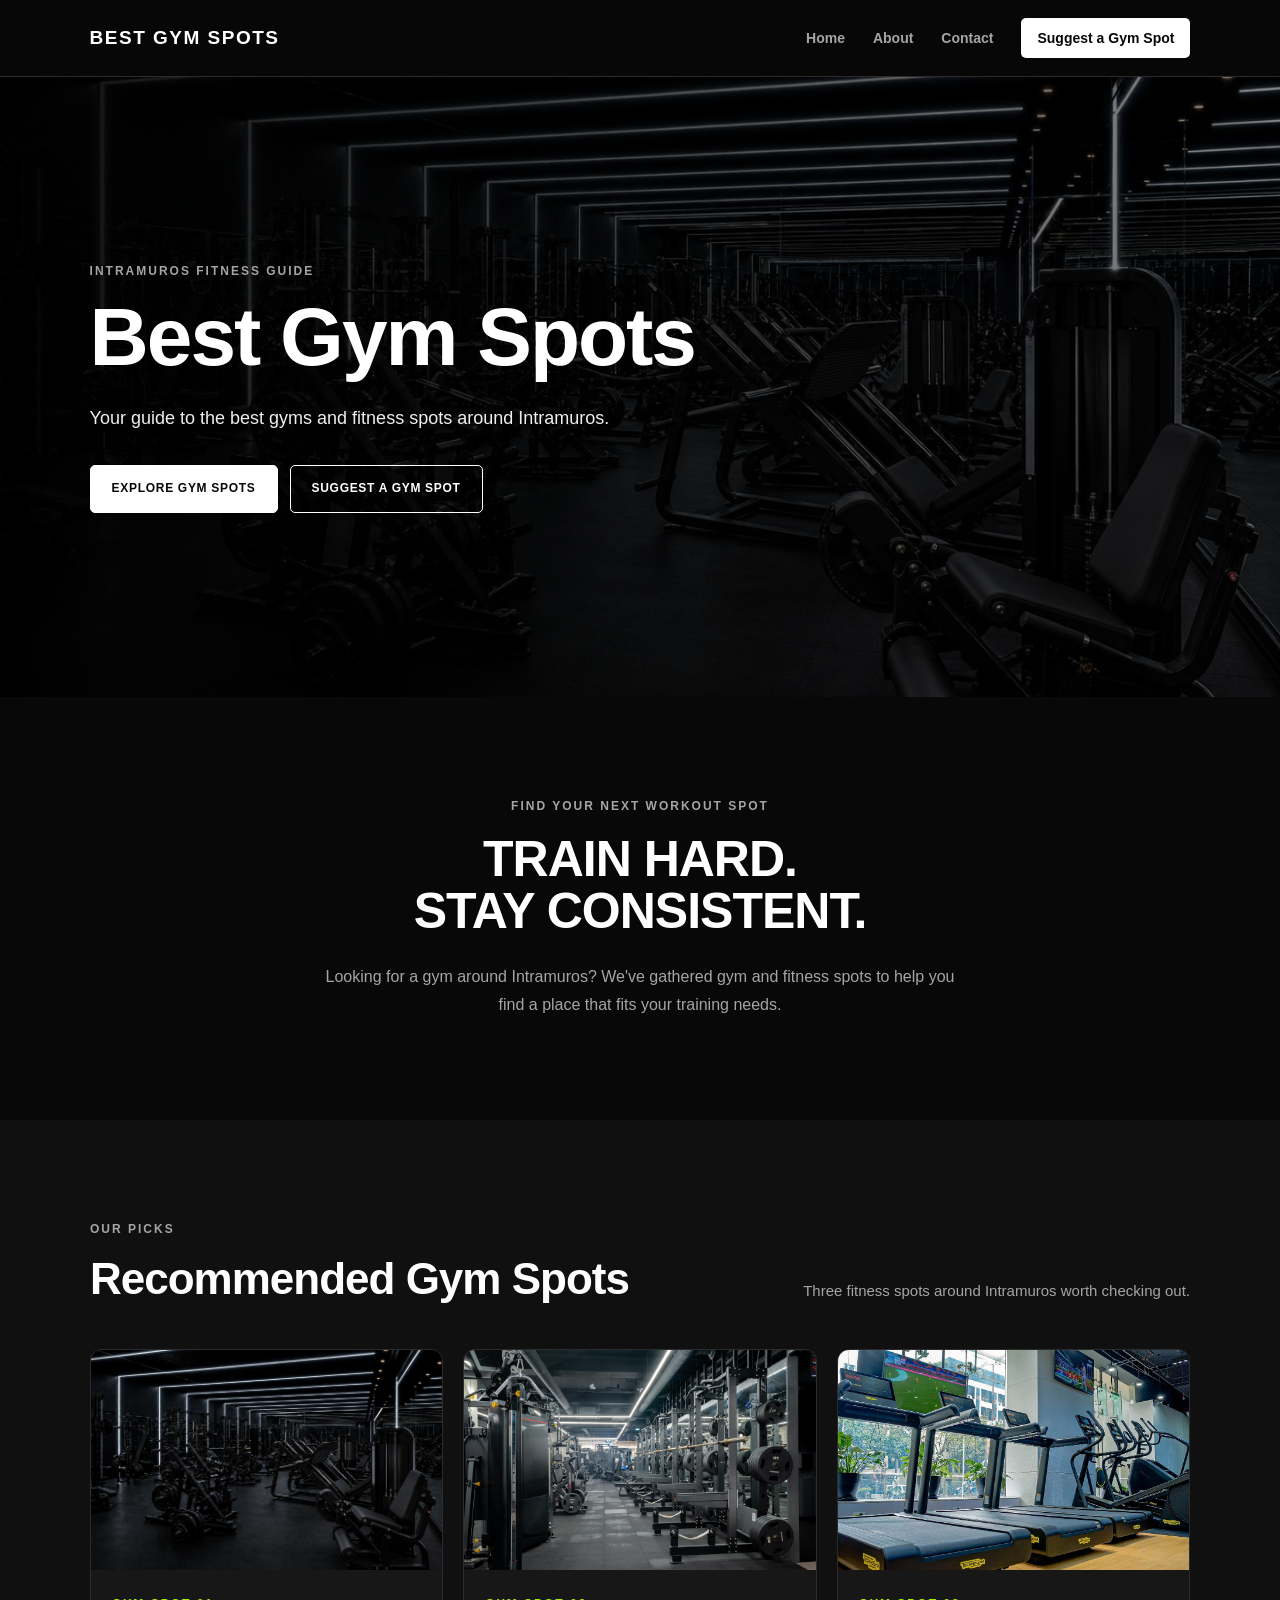
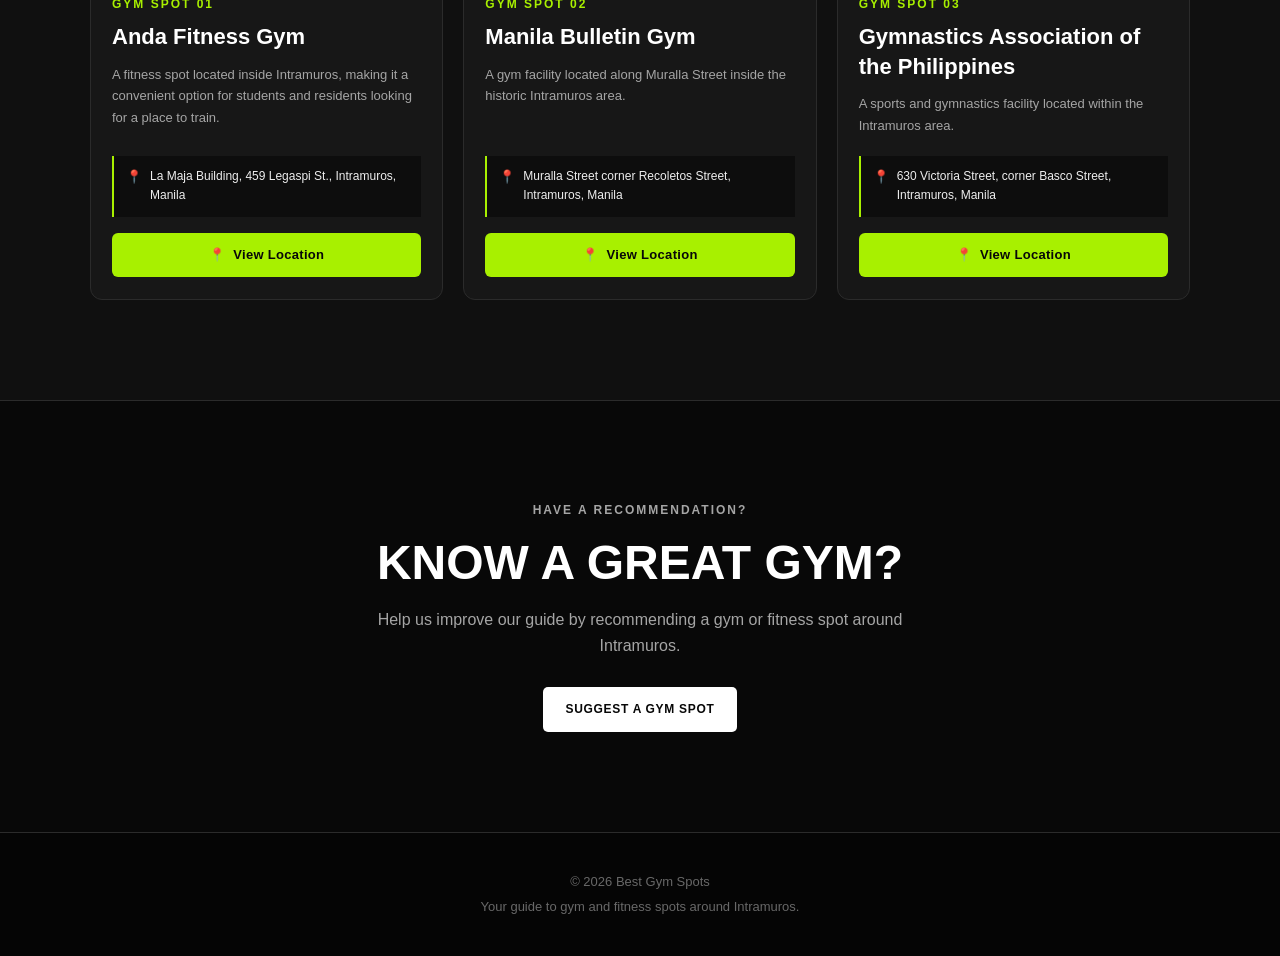
<file: index.html>
<!DOCTYPE html>
<html lang="en">

<head>
    <meta charset="UTF-8">
    <meta name="viewport" content="width=device-width, initial-scale=1.0">

    <title>Best Gym Spots | Intramuros</title>

    <link rel="stylesheet" href="style.css?v=5">
</head>

<body>

    <!-- HEADER -->
    <header>

        <div class="logo">
            BEST GYM SPOTS
        </div>

        <nav>
            <ul>

                <li>
                    <a href="index.html">Home</a>
                </li>

                <li>
                    <a href="about.html">About</a>
                </li>

                <li>
                    <a href="contact.html">Contact</a>
                </li>

                <li>
                    <a href="suggest-place.html" class="suggest-button">
                        Suggest a Gym Spot
                    </a>
                </li>

            </ul>
        </nav>

    </header>


    <!-- HERO -->
    <section class="hero">

        <div class="hero-content">

            <p class="hero-label">
                INTRAMUROS FITNESS GUIDE
            </p>

            <h1>
                Best <span>Gym Spots</span>
            </h1>

            <p class="hero-description">
                Your guide to the best gyms and fitness
                spots around Intramuros.
            </p>

            <div class="hero-buttons">

                <a href="#gym-spots" class="hero-button">
                    EXPLORE GYM SPOTS
                </a>

                <a href="suggest-place.html" class="hero-button hero-order">
                    SUGGEST A GYM SPOT
                </a>

            </div>

        </div>

    </section>


    <!-- INTRO -->
    <section class="intro">

        <div class="intro-content">

            <p class="section-label">
                FIND YOUR NEXT WORKOUT SPOT
            </p>

            <h2>
                TRAIN HARD.<br>
                STAY CONSISTENT.
            </h2>

            <p>
                Looking for a gym around Intramuros?
                We've gathered gym and fitness spots
                to help you find a place that fits
                your training needs.
            </p>

        </div>

    </section>


    <!-- GYM SPOTS -->
    <section class="gym-section" id="gym-spots">

        <div class="section-title">

            <div>

                <p class="section-label">
                    OUR PICKS
                </p>

                <h2>
                    Recommended Gym Spots
                </h2>

            </div>

            <p>
                Three fitness spots around Intramuros
                worth checking out.
            </p>

        </div>


        <div class="gym-cards">


            <!-- GYM SPOT 1 -->
            <article class="place-card">

                <div class="gym-image">

                    <img
                        src="gym1.jpg"
                        alt="Anda Fitness Gym"
                    >

                </div>

                <div class="gym-content">

                    <p class="gym-number">
                        GYM SPOT 01
                    </p>

                    <h3>
                        Anda Fitness Gym
                    </h3>

                    <p>
                        A fitness spot located inside
                        Intramuros, making it a convenient
                        option for students and residents
                        looking for a place to train.
                    </p>

                    <div class="location-box">

                        <span class="location-icon">
                            📍
                        </span>

                        <span>
                            La Maja Building, 459 Legaspi St.,
                            Intramuros, Manila
                        </span>

                    </div>

                    <a
                        href="https://www.google.com/maps/search/?api=1&query=La+Maja+Building+459+Legaspi+St+Intramuros+Manila"
                        target="_blank"
                        rel="noopener noreferrer"
                        class="location-button"
                    >
                        <span>📍</span>
                        View Location
                    </a>

                </div>

            </article>


            <!-- GYM SPOT 2 -->
            <article class="place-card">

                <div class="gym-image">

                    <img
                        src="gym2.jpg"
                        alt="Manila Bulletin Gym"
                    >

                </div>

                <div class="gym-content">

                    <p class="gym-number">
                        GYM SPOT 02
                    </p>

                    <h3>
                        Manila Bulletin Gym
                    </h3>

                    <p>
                        A gym facility located along
                        Muralla Street inside the historic
                        Intramuros area.
                    </p>

                    <div class="location-box">

                        <span class="location-icon">
                            📍
                        </span>

                        <span>
                            Muralla Street corner Recoletos
                            Street, Intramuros, Manila
                        </span>

                    </div>

                    <a
                        href="https://www.google.com/maps/search/?api=1&query=Muralla+Street+corner+Recoletos+Street+Intramuros+Manila"
                        target="_blank"
                        rel="noopener noreferrer"
                        class="location-button"
                    >
                        <span>📍</span>
                        View Location
                    </a>

                </div>

            </article>


            <!-- GYM SPOT 3 -->
            <article class="place-card">

                <div class="gym-image">

                    <img
                        src="gym3.jpg"
                        alt="Gymnastics Association of the Philippines"
                    >

                </div>

                <div class="gym-content">

                    <p class="gym-number">
                        GYM SPOT 03
                    </p>

                    <h3>
                        Gymnastics Association
                        of the Philippines
                    </h3>

                    <p>
                        A sports and gymnastics facility
                        located within the Intramuros area.
                    </p>

                    <div class="location-box">

                        <span class="location-icon">
                            📍
                        </span>

                        <span>
                            630 Victoria Street, corner Basco
                            Street, Intramuros, Manila
                        </span>

                    </div>

                    <a
                        href="https://www.google.com/maps/search/?api=1&query=630+Victoria+Street+corner+Basco+Street+Intramuros+Manila"
                        target="_blank"
                        rel="noopener noreferrer"
                        class="location-button"
                    >
                        <span>📍</span>
                        View Location
                    </a>

                </div>

            </article>


        </div>

    </section>


    <!-- SUGGEST GYM SPOT -->
    <section class="suggest-section">

        <div class="suggest-content">

            <p class="section-label">
                HAVE A RECOMMENDATION?
            </p>

            <h2>
                KNOW A GREAT GYM?
            </h2>

            <p>
                Help us improve our guide by recommending
                a gym or fitness spot around Intramuros.
            </p>

            <a
                href="suggest-place.html"
                class="suggest-main-button"
            >
                SUGGEST A GYM SPOT
            </a>

        </div>

    </section>


    <!-- FOOTER -->
    <footer>

        <p>
            &copy; 2026 Best Gym Spots
        </p>

        <p>
            Your guide to gym and fitness spots
            around Intramuros.
        </p>

    </footer>

</body>

</html>
</file>
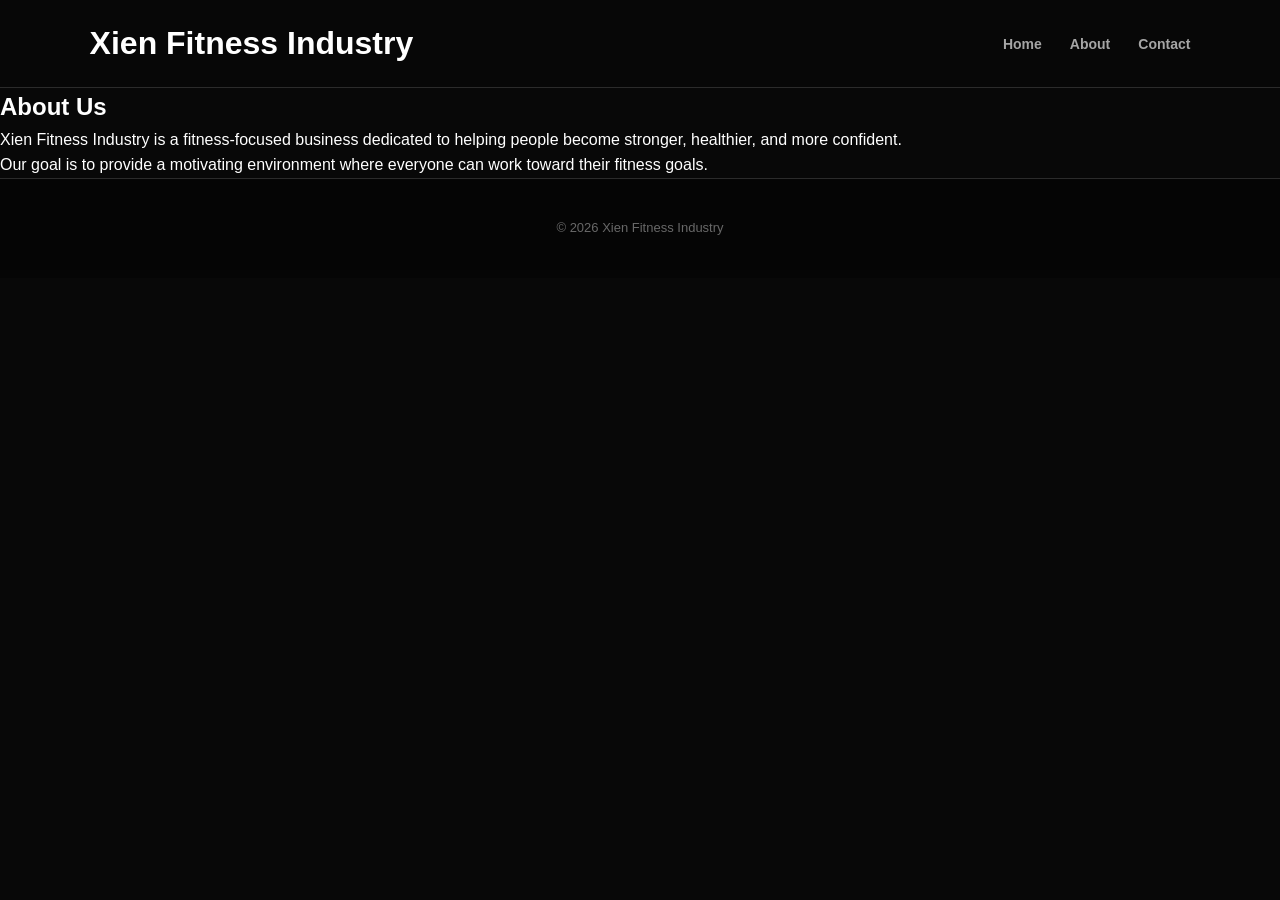
<file: about.html>
<!DOCTYPE html>
<html lang="en">
<head>
    <meta charset="UTF-8">
    <meta name="viewport" content="width=device-width, initial-scale=1.0">
    <title>About - Xien Fitness Industry</title>
    <link rel="stylesheet" href="style.css">
    
</head>

<body>

    <header>
        <h1>Xien Fitness Industry</h1>

        <nav>
            <ul>
                <li><a href="index.html">Home</a></li>
                <li><a href="about.html">About</a></li>
                <li><a href="contact.html">Contact</a></li>
            </ul>
        </nav>
    </header>

    <main>

        <h2>About Us</h2>

        <p>
            Xien Fitness Industry is a fitness-focused business
            dedicated to helping people become stronger, healthier,
            and more confident.
        </p>

        <p>
            Our goal is to provide a motivating environment where
            everyone can work toward their fitness goals.
        </p>

    </main>

    <footer>
        <p>&copy; 2026 Xien Fitness Industry</p>
    </footer>

</body>
</html>
</file>
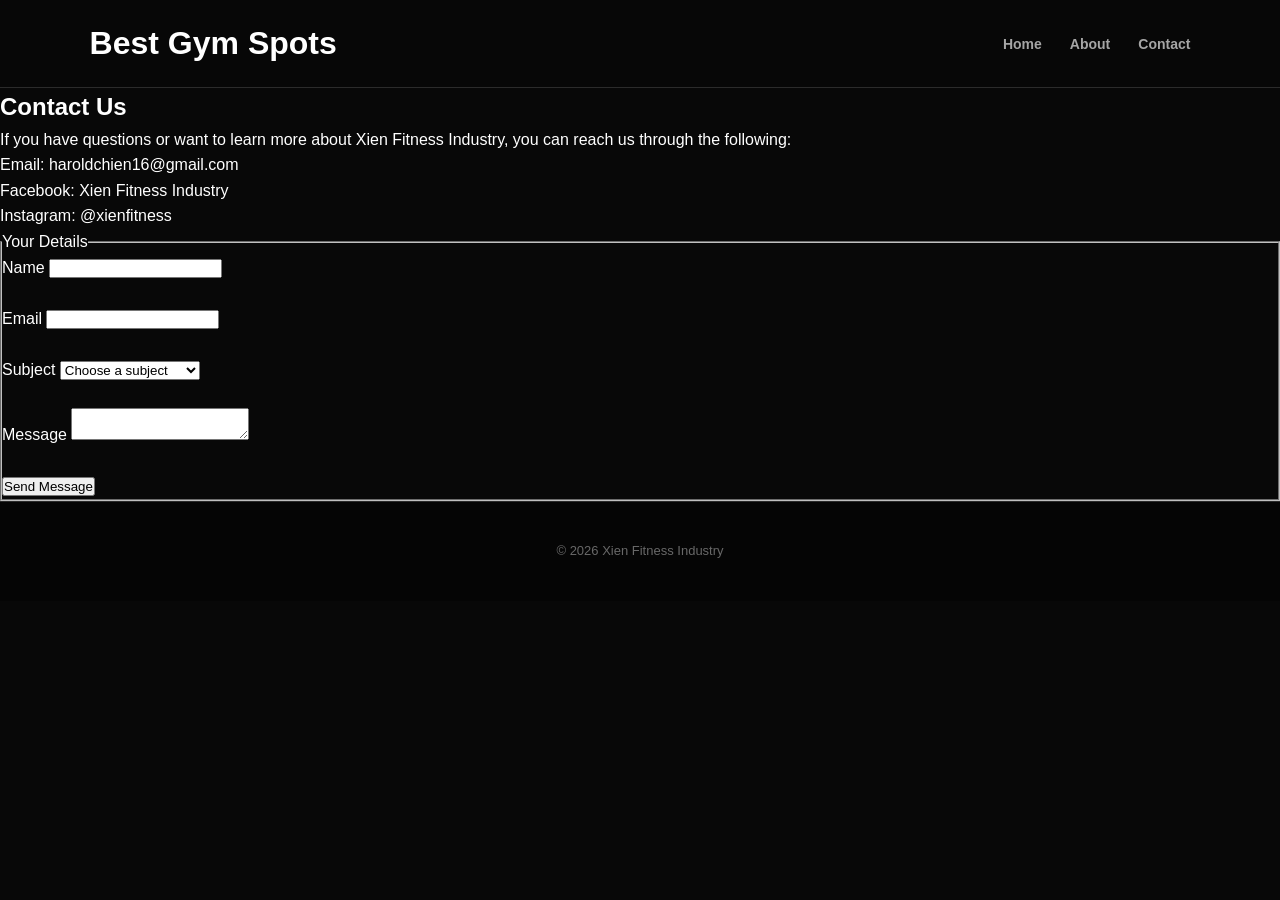
<file: contact.html>
<!DOCTYPE html>
<html lang="en">
<head>
    <meta charset="UTF-8">
    <meta name="viewport" content="width=device-width, initial-scale=1.0">
    <title>Contact - Best Gym Spots</title>
    <link rel="stylesheet" href="style.css">
</head>

<body>

    <header>
        <h1>Best Gym Spots</h1>

        <nav>
            <ul>
                <li><a href="index.html">Home</a></li>
                <li><a href="about.html">About</a></li>
                <li><a href="contact.html">Contact</a></li>
            </ul>
        </nav>
    </header>

    <main>

        <h2>Contact Us</h2>

        <p>
            If you have questions or want to learn more about
            Xien Fitness Industry, you can reach us through the
            following:
        </p>

        <ul>
            <li>Email: haroldchien16@gmail.com</li>
            <li>Facebook: Xien Fitness Industry</li>
            <li>Instagram: @xienfitness</li>
        </ul>

        <form>

            <fieldset>

                <legend>Your Details</legend>

                <label for="name">Name</label>
                <input type="text" id="name" name="name" required>

                <br><br>

                <label for="email">Email</label>
                <input type="email" id="email" name="email" required>

                <br><br>

                <label for="subject">Subject</label>
                <select id="subject" name="subject" required>
                    <option value="">Choose a subject</option>
                    <option value="membership">Membership Inquiry</option>
                    <option value="schedule">Gym Schedule</option>
                    <option value="training">Personal Training</option>
                    <option value="other">Something Else</option>
                </select>

                <br><br>

                <label for="message">Message</label>
                <textarea id="message" name="message" required></textarea>

                <br><br>

                <button type="submit">Send Message</button>

            </fieldset>

        </form>

    </main>

    <footer>
        <p>&copy; 2026 Xien Fitness Industry</p>
    </footer>

</body>
</html>
</file>
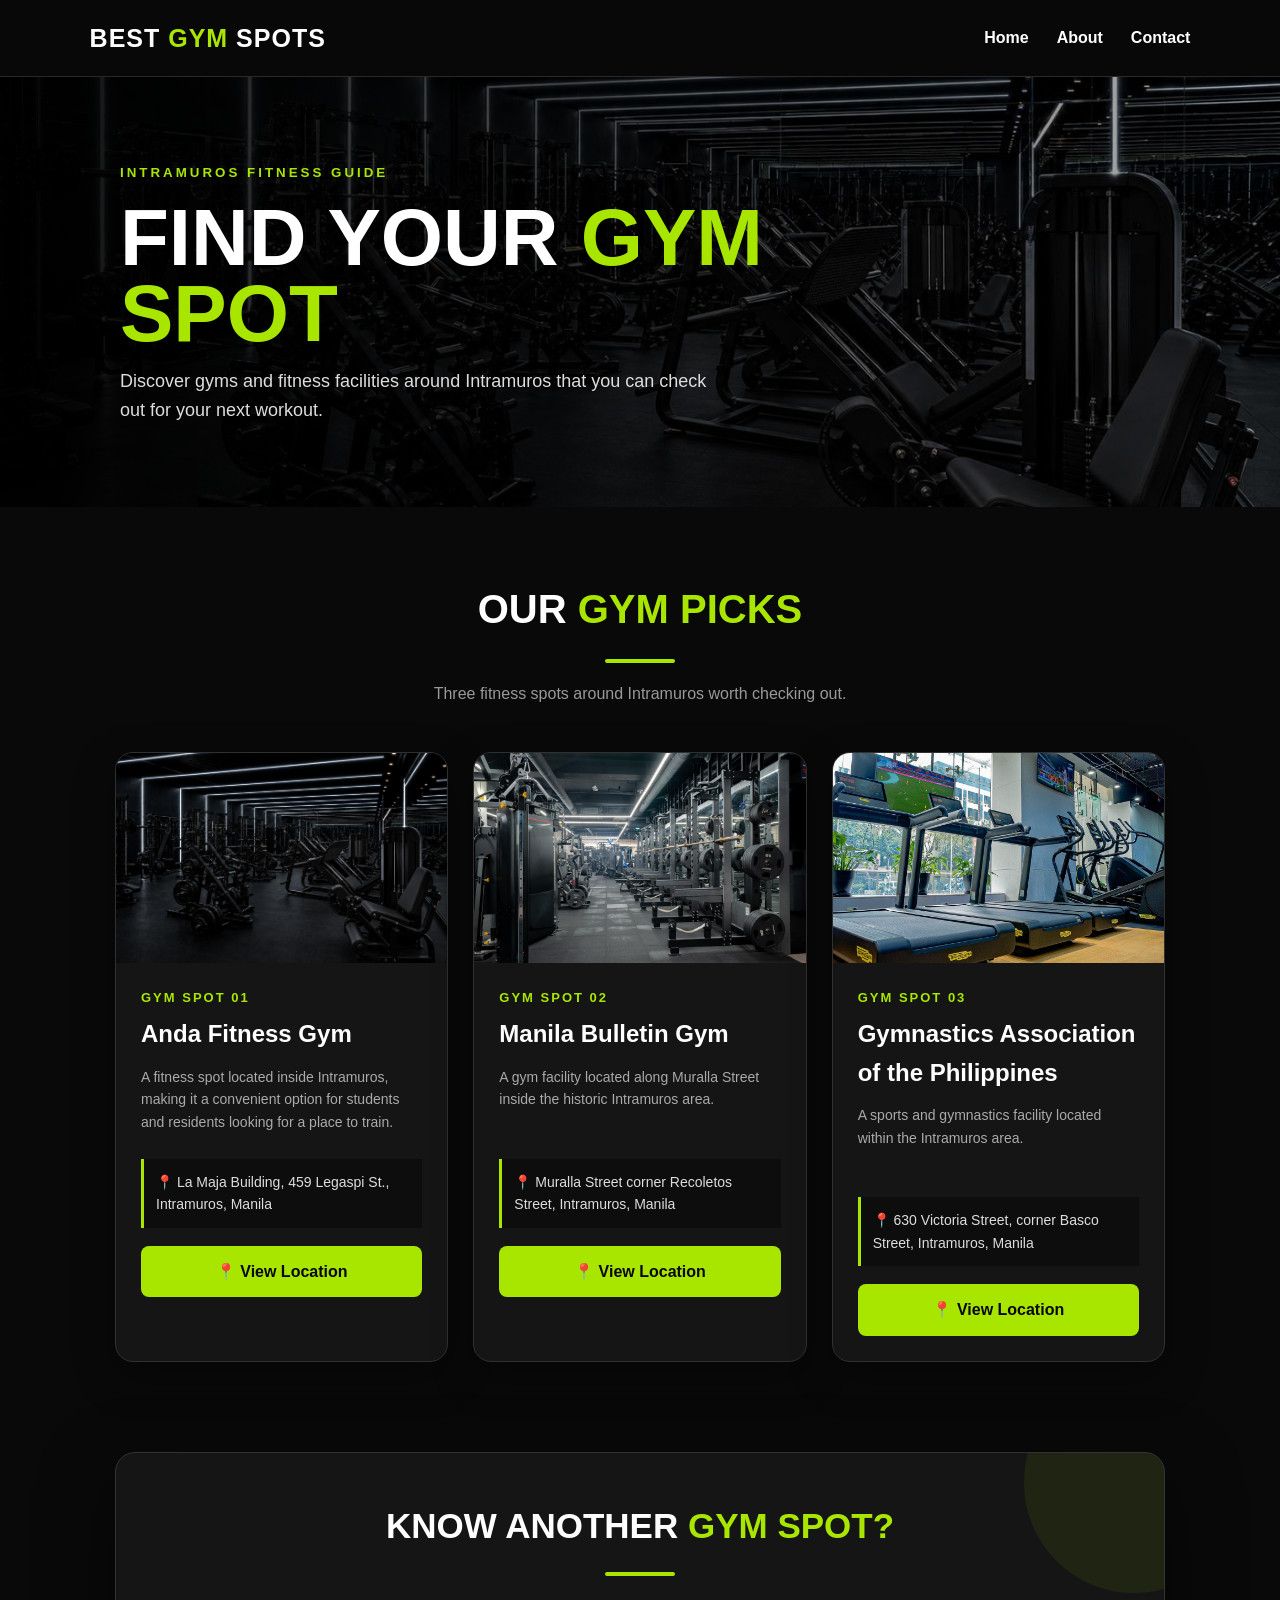
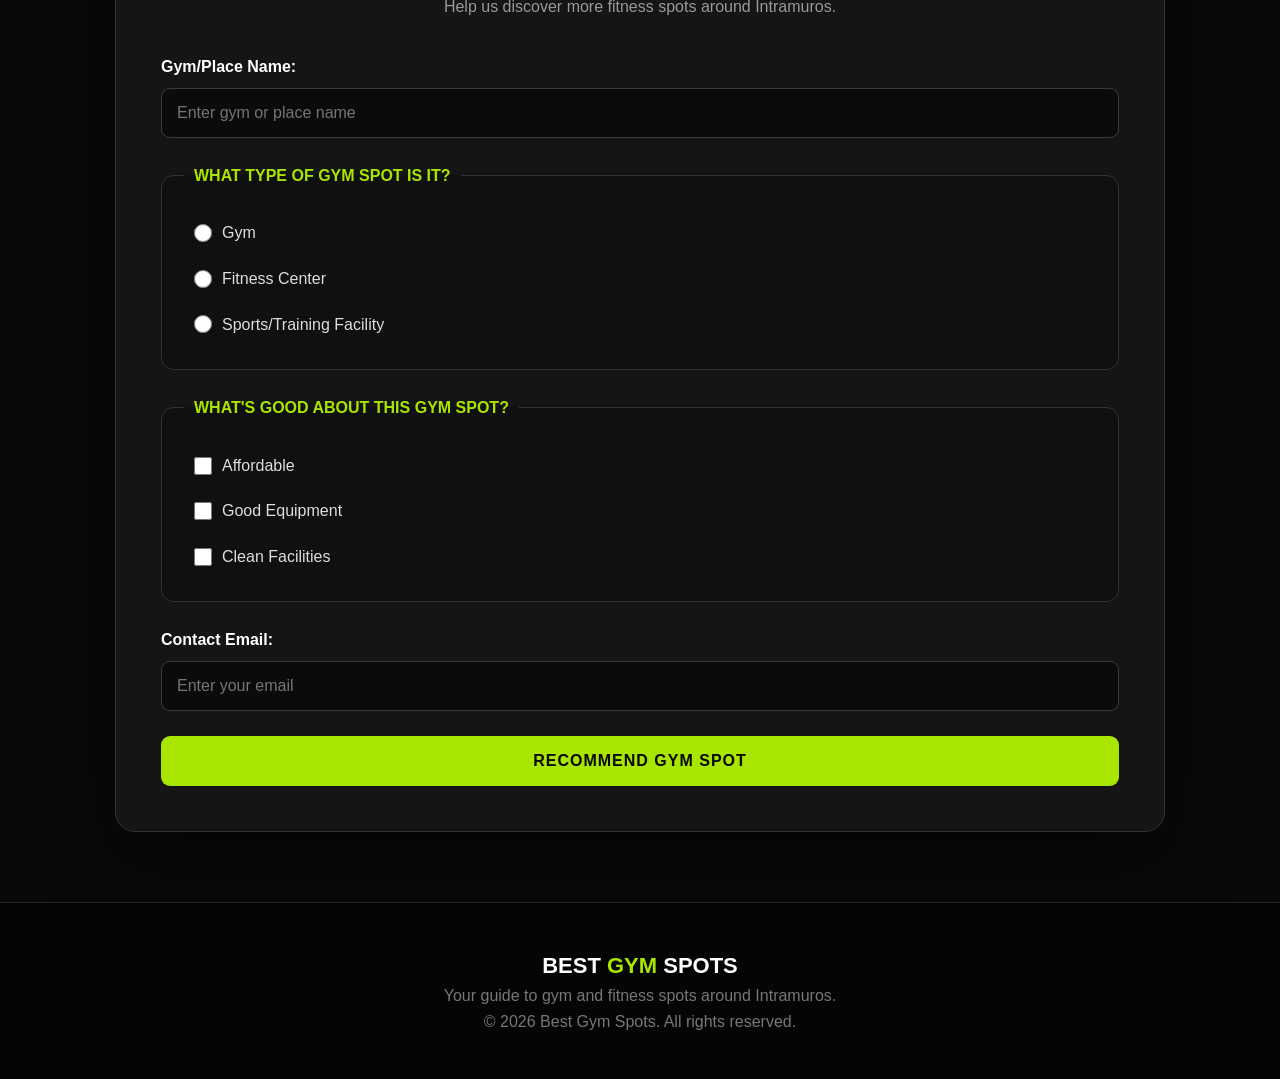
<file: suggest-place.html>
<!DOCTYPE html>
<html lang="en">

<head>

    <meta charset="UTF-8">
    <meta name="viewport" content="width=device-width, initial-scale=1.0">

    <title>Best Gym Spots | Intramuros</title>

    <style>

        * {
            box-sizing: border-box;
            margin: 0;
            padding: 0;
        }

        html {
            scroll-behavior: smooth;
        }

        body {
            font-family: Arial, Helvetica, sans-serif;
            background: #090909;
            color: white;
            line-height: 1.6;
        }


        /* =========================
           NAVIGATION
        ========================= */

        header {
            position: sticky;
            top: 0;
            z-index: 1000;

            display: flex;
            justify-content: space-between;
            align-items: center;

            padding: 18px 7%;

            background: rgba(9, 9, 9, 0.97);

            border-bottom: 1px solid #292929;

            backdrop-filter: blur(10px);
        }

        .logo {
            font-size: 25px;
            font-weight: 900;
            letter-spacing: 1px;
        }

        .logo span {
            color: #a8e600;
        }

        nav ul {
            display: flex;
            align-items: center;
            gap: 28px;

            list-style: none;
        }

        nav a {
            color: white;
            text-decoration: none;
            font-weight: bold;

            transition: 0.3s;
        }

        nav a:hover {
            color: #a8e600;
        }


        /* =========================
           HERO
        ========================= */

        .hero {
            min-height: 430px;

            display: flex;
            align-items: center;

            background:
                linear-gradient(
                    90deg,
                    rgba(0,0,0,.95),
                    rgba(0,0,0,.65),
                    rgba(0,0,0,.25)
                ),
                url("gym1.jpg");

            background-size: cover;
            background-position: center;
        }

        .hero-content {
            width: 100%;
            max-width: 1100px;

            margin: auto;

            padding: 70px 30px;
        }

        .hero small {
            color: #a8e600;

            font-weight: bold;

            letter-spacing: 3px;

            text-transform: uppercase;
        }

        .hero h1 {
            max-width: 750px;

            margin: 15px 0;

            font-size: clamp(48px, 7vw, 80px);

            line-height: .95;

            text-transform: uppercase;
        }

        .hero h1 span {
            color: #a8e600;
        }

        .hero p {
            max-width: 600px;

            color: #ddd;

            font-size: 18px;
        }


        /* =========================
           MAIN
        ========================= */

        main {
            max-width: 1100px;

            margin: auto;

            padding: 70px 25px;
        }


        /* =========================
           SECTION TITLE
        ========================= */

        .section-title {
            text-align: center;

            margin-bottom: 45px;
        }

        .section-title h2 {
            font-size: 40px;

            text-transform: uppercase;
        }

        .section-title h2 span {
            color: #a8e600;
        }

        .section-title p {
            margin-top: 10px;

            color: #999;
        }

        .line {
            width: 70px;
            height: 4px;

            margin: 18px auto;

            background: #a8e600;

            border-radius: 10px;
        }


        /* =========================
           GYM CARDS
        ========================= */

        .gym-grid {
            display: grid;

            grid-template-columns:
                repeat(3, 1fr);

            gap: 25px;

            margin-bottom: 90px;
        }

        .gym-card {
            background: #151515;

            border: 1px solid #303030;

            border-radius: 18px;

            overflow: hidden;

            transition: .3s;

            box-shadow:
                0 15px 40px rgba(0,0,0,.35);
        }

        .gym-card:hover {
            transform: translateY(-8px);

            border-color: #a8e600;

            box-shadow:
                0 20px 50px rgba(0,0,0,.55);
        }

        .gym-image {
            height: 210px;

            overflow: hidden;

            background: #101010;
        }

        .gym-image img {
            width: 100%;
            height: 100%;

            object-fit: cover;

            object-position: center;

            display: block;

            transition: .5s;
        }

        .gym-card:hover .gym-image img {
            transform: scale(1.07);
        }

        .gym-content {
            padding: 25px;
        }

        .gym-number {
            color: #a8e600;

            font-size: 13px;

            font-weight: bold;

            letter-spacing: 2px;

            text-transform: uppercase;
        }

        .gym-content h3 {
            font-size: 24px;

            margin: 7px 0 12px;
        }

        .gym-content p {
            color: #aaa;

            font-size: 14px;

            min-height: 75px;
        }

        .address {
            margin: 18px 0;

            padding: 12px;

            background: #0d0d0d;

            border-left: 3px solid #a8e600;

            color: #ddd;

            font-size: 14px;
        }

        .location-btn {
            display: block;

            width: 100%;

            padding: 13px;

            background: #a8e600;

            color: #080808;

            text-align: center;

            text-decoration: none;

            border-radius: 8px;

            font-weight: 900;

            transition: .3s;
        }

        .location-btn:hover {
            background: #c3ff35;

            transform: translateY(-2px);
        }


        /* =========================
           SUGGEST SECTION
        ========================= */

        .suggest-section {
            position: relative;

            background: #151515;

            border: 1px solid #333;

            border-radius: 20px;

            padding: 45px;

            overflow: hidden;

            box-shadow:
                0 25px 70px rgba(0,0,0,.5);
        }

        .suggest-section::before {
            content: "";

            position: absolute;

            width: 220px;
            height: 220px;

            right: -80px;
            top: -80px;

            background: #a8e600;

            opacity: .08;

            border-radius: 50%;
        }

        .suggest-title {
            text-align: center;

            margin-bottom: 35px;
        }

        .suggest-title h2 {
            font-size: 35px;

            text-transform: uppercase;
        }

        .suggest-title h2 span {
            color: #a8e600;
        }

        .suggest-title p {
            color: #999;
        }


        /* =========================
           FORM
        ========================= */

        .input-group {
            margin-bottom: 25px;
        }

        .input-group > label {
            display: block;

            margin-bottom: 8px;

            font-weight: bold;
        }

        input[type="text"],
        input[type="email"] {
            width: 100%;

            padding: 15px;

            background: #0b0b0b;

            color: white;

            border: 1px solid #3b3b3b;

            border-radius: 9px;

            font-size: 16px;

            transition: .3s;
        }

        input[type="text"]:focus,
        input[type="email"]:focus {
            outline: none;

            border-color: #a8e600;

            box-shadow:
                0 0 0 3px rgba(168,230,0,.08);
        }


        /* =========================
           FIELDSETS
        ========================= */

        fieldset {
            border: 1px solid #333;

            border-radius: 13px;

            padding: 22px;

            margin-bottom: 25px;

            background: #101010;
        }

        legend {
            padding: 0 10px;

            color: #a8e600;

            font-weight: bold;

            text-transform: uppercase;
        }

        .choice {
            display: flex;

            align-items: center;

            padding: 10px;

            border-radius: 8px;

            transition: .2s;
        }

        .choice:hover {
            background: #1d1d1d;
        }

        .choice label {
            margin-left: 10px;

            cursor: pointer;

            color: #ddd;
        }

        input[type="radio"],
        input[type="checkbox"] {
            width: 18px;
            height: 18px;

            accent-color: #a8e600;

            cursor: pointer;
        }


        /* =========================
           SUBMIT
        ========================= */

        button {
            width: 100%;

            padding: 16px;

            background: #a8e600;

            color: #080808;

            border: none;

            border-radius: 9px;

            font-size: 16px;

            font-weight: 900;

            text-transform: uppercase;

            letter-spacing: 1px;

            cursor: pointer;

            transition: .3s;
        }

        button:hover {
            background: #c3ff35;

            transform: translateY(-2px);

            box-shadow:
                0 10px 30px rgba(168,230,0,.18);
        }


        /* =========================
           FOOTER
        ========================= */

        footer {
            text-align: center;

            padding: 45px 20px;

            background: #050505;

            color: #777;

            border-top: 1px solid #222;
        }

        footer strong {
            color: white;

            font-size: 22px;
        }

        footer span {
            color: #a8e600;
        }


        /* =========================
           MOBILE
        ========================= */

        @media (max-width: 850px) {

            header {
                flex-direction: column;

                gap: 15px;
            }

            nav ul {
                flex-wrap: wrap;

                justify-content: center;

                gap: 18px;
            }

            .gym-grid {
                grid-template-columns: 1fr;
            }

            .gym-card {
                max-width: 550px;

                width: 100%;

                margin: auto;
            }

            .suggest-section {
                padding: 28px 20px;
            }

        }


        /* =========================
           SMALL PHONES
        ========================= */

        @media (max-width: 500px) {

            .hero {
                min-height: 400px;
            }

            .hero-content {
                padding: 55px 20px;
            }

            .hero h1 {
                font-size: 48px;
            }

            .hero p {
                font-size: 16px;
            }

            main {
                padding: 55px 18px;
            }

            .section-title h2 {
                font-size: 32px;
            }

            .gym-image {
                height: 220px;
            }

            .gym-content {
                padding: 22px;
            }

            .gym-content h3 {
                font-size: 22px;
            }

        }

    </style>

</head>


<body>


<!-- =========================
     NAVIGATION
========================= -->

<header>

    <div class="logo">
        BEST <span>GYM</span> SPOTS
    </div>

    <nav>

        <ul>

            <li>
                <a href="index.html">
                    Home
                </a>
            </li>

            <li>
                <a href="about.html">
                    About
                </a>
            </li>

            <li>
                <a href="contact.html">
                    Contact
                </a>
            </li>

        </ul>

    </nav>

</header>


<!-- =========================
     HERO
========================= -->

<section class="hero">

    <div class="hero-content">

        <small>
            Intramuros Fitness Guide
        </small>

        <h1>
            Find Your
            <span>Gym Spot</span>
        </h1>

        <p>
            Discover gyms and fitness facilities around
            Intramuros that you can check out for your
            next workout.
        </p>

    </div>

</section>


<!-- =========================
     MAIN
========================= -->

<main>


    <div class="section-title">

        <h2>
            Our <span>Gym Picks</span>
        </h2>

        <div class="line"></div>

        <p>
            Three fitness spots around Intramuros worth checking out.
        </p>

    </div>


    <!-- =========================
         THREE GYMS
    ========================= -->

    <div class="gym-grid">


        <!-- GYM 1 -->

        <article class="gym-card">

            <div class="gym-image">

                <img
                    src="gym1.jpg"
                    alt="Anda Fitness Gym"
                >

            </div>

            <div class="gym-content">

                <div class="gym-number">
                    Gym Spot 01
                </div>

                <h3>
                    Anda Fitness Gym
                </h3>

                <p>
                    A fitness spot located inside Intramuros,
                    making it a convenient option for students
                    and residents looking for a place to train.
                </p>

                <div class="address">
                    📍 La Maja Building, 459 Legaspi St.,
                    Intramuros, Manila
                </div>

                <a
                    class="location-btn"
                    href="https://www.google.com/maps/search/?api=1&query=Anda+Fitness+Gym+459+Legaspi+Street+Intramuros+Manila"
                    target="_blank"
                    rel="noopener noreferrer"
                >
                    📍 View Location
                </a>

            </div>

        </article>


        <!-- GYM 2 -->

        <article class="gym-card">

            <div class="gym-image">

                <img
                    src="gym2.jpg"
                    alt="Manila Bulletin Gym"
                >

            </div>

            <div class="gym-content">

                <div class="gym-number">
                    Gym Spot 02
                </div>

                <h3>
                    Manila Bulletin Gym
                </h3>

                <p>
                    A gym facility located along Muralla Street
                    inside the historic Intramuros area.
                </p>

                <div class="address">
                    📍 Muralla Street corner Recoletos Street,
                    Intramuros, Manila
                </div>

                <a
                    class="location-btn"
                    href="https://www.google.com/maps/search/?api=1&query=Manila+Bulletin+Gym+Muralla+Street+corner+Recoletos+Street+Intramuros+Manila"
                    target="_blank"
                    rel="noopener noreferrer"
                >
                    📍 View Location
                </a>

            </div>

        </article>


        <!-- GYM 3 -->

        <article class="gym-card">

            <div class="gym-image">

                <img
                    src="gym3.jpg"
                    alt="Gymnastics Association of the Philippines"
                >

            </div>

            <div class="gym-content">

                <div class="gym-number">
                    Gym Spot 03
                </div>

                <h3>
                    Gymnastics Association of the Philippines
                </h3>

                <p>
                    A sports and gymnastics facility located
                    within the Intramuros area.
                </p>

                <div class="address">
                    📍 630 Victoria Street, corner Basco Street,
                    Intramuros, Manila
                </div>

                <a
                    class="location-btn"
                    href="https://www.google.com/maps/search/?api=1&query=Gymnastics+Association+of+the+Philippines+630+Victoria+Basco+Street+Intramuros+Manila"
                    target="_blank"
                    rel="noopener noreferrer"
                >
                    📍 View Location
                </a>

            </div>

        </article>


    </div>


    <!-- =========================
         SUGGEST A GYM
    ========================= -->

    <section class="suggest-section">

        <div class="suggest-title">

            <h2>
                Know Another <span>Gym Spot?</span>
            </h2>

            <div class="line"></div>

            <p>
                Help us discover more fitness spots around Intramuros.
            </p>

        </div>


        <form>


            <!-- PLACE NAME -->

            <div class="input-group">

                <label for="place-name">
                    Gym/Place Name:
                </label>

                <input
                    type="text"
                    id="place-name"
                    name="place-name"
                    placeholder="Enter gym or place name"
                    required
                >

            </div>


            <!-- CATEGORY -->

            <fieldset>

                <legend>
                    What type of gym spot is it?
                </legend>


                <div class="choice">

                    <input
                        type="radio"
                        id="gym"
                        name="category"
                        value="gym"
                        required
                    >

                    <label for="gym">
                        Gym
                    </label>

                </div>


                <div class="choice">

                    <input
                        type="radio"
                        id="fitness-center"
                        name="category"
                        value="fitness-center"
                    >

                    <label for="fitness-center">
                        Fitness Center
                    </label>

                </div>


                <div class="choice">

                    <input
                        type="radio"
                        id="sports-facility"
                        name="category"
                        value="sports-training-facility"
                    >

                    <label for="sports-facility">
                        Sports/Training Facility
                    </label>

                </div>

            </fieldset>


            <!-- GOOD POINTS -->

            <fieldset>

                <legend>
                    What's good about this gym spot?
                </legend>


                <div class="choice">

                    <input
                        type="checkbox"
                        id="affordable"
                        name="good-points"
                        value="affordable"
                    >

                    <label for="affordable">
                        Affordable
                    </label>

                </div>


                <div class="choice">

                    <input
                        type="checkbox"
                        id="equipment"
                        name="good-points"
                        value="good-equipment"
                    >

                    <label for="equipment">
                        Good Equipment
                    </label>

                </div>


                <div class="choice">

                    <input
                        type="checkbox"
                        id="clean"
                        name="good-points"
                        value="clean-facilities"
                    >

                    <label for="clean">
                        Clean Facilities
                    </label>

                </div>

            </fieldset>


            <!-- EMAIL -->

            <div class="input-group">

                <label for="email">
                    Contact Email:
                </label>

                <input
                    type="email"
                    id="email"
                    name="email"
                    placeholder="Enter your email"
                    required
                >

            </div>


            <!-- SUBMIT -->

            <button type="submit">
                Recommend Gym Spot
            </button>


        </form>

    </section>


</main>


<!-- =========================
     FOOTER
========================= -->

<footer>

    <strong>
        BEST <span>GYM</span> SPOTS
    </strong>

    <p>
        Your guide to gym and fitness spots around Intramuros.
    </p>

    <p>
        &copy; 2026 Best Gym Spots. All rights reserved.
    </p>

</footer>


</body>

</html>
</file>
<file: style.css>
/* ========================================
   BEST GYM SPOTS
   HOME PAGE UI
======================================== */


/* ========================================
   VARIABLES
======================================== */

:root {
    --black: #080808;
    --dark: #101010;
    --card: #171717;
    --card-light: #1d1d1d;

    --white: #ffffff;
    --light: #eeeeee;
    --grey: #a5a5a5;
    --dark-grey: #686868;

    --border: #2b2b2b;

    --green: #a8f000;
    --green-hover: #baff26;
}


/* ========================================
   RESET
======================================== */

* {
    margin: 0;
    padding: 0;
    box-sizing: border-box;
}

html {
    scroll-behavior: smooth;
}

body {
    font-family: Arial, Helvetica, sans-serif;

    background: var(--black);
    color: var(--white);

    line-height: 1.6;

    overflow-x: hidden;
}

img {
    display: block;
    max-width: 100%;
}

a {
    color: inherit;
    text-decoration: none;
}


/* ========================================
   HEADER
======================================== */

header {
    width: 100%;

    min-height: 72px;

    padding: 18px 7%;

    background: rgba(8, 8, 8, 0.96);

    border-bottom: 1px solid var(--border);

    display: flex;
    align-items: center;
    justify-content: space-between;

    gap: 30px;

    position: sticky;
    top: 0;

    z-index: 1000;
}


/* ========================================
   LOGO
======================================== */

.logo {
    font-size: 19px;

    font-weight: 800;

    letter-spacing: 1.5px;

    white-space: nowrap;
}


/* ========================================
   NAVIGATION
======================================== */

nav ul {
    list-style: none;

    display: flex;
    align-items: center;

    gap: 28px;
}

nav li {
    list-style: none;
}

nav a {
    color: var(--grey);

    font-size: 14px;

    font-weight: 600;

    transition: 0.25s ease;
}

nav a:hover {
    color: var(--white);
}


/* ========================================
   NAV SUGGEST BUTTON
======================================== */

.suggest-button {
    display: inline-block;

    padding: 9px 16px;

    background: var(--white);

    color: var(--black) !important;

    border-radius: 5px;

    font-weight: 700;

    transition: 0.25s ease;
}

.suggest-button:hover {
    background: var(--light);

    transform: translateY(-1px);
}


/* ========================================
   HERO
======================================== */

.hero {
    min-height: 620px;

    padding: 90px 7%;

    display: flex;
    align-items: center;

    position: relative;

    overflow: hidden;

    background:
        linear-gradient(
            90deg,
            rgba(0, 0, 0, 0.95) 0%,
            rgba(0, 0, 0, 0.72) 48%,
            rgba(0, 0, 0, 0.45) 100%
        ),
        url("gym1.jpg");

    background-size: cover;

    background-position: center center;

    background-repeat: no-repeat;
}


/* ========================================
   HERO CONTENT
======================================== */

.hero-content {
    width: 100%;

    max-width: 780px;

    position: relative;

    z-index: 2;
}


/* ========================================
   HERO LABEL
======================================== */

.hero-label,
.section-label {
    color: var(--grey);

    font-size: 12px;

    font-weight: 700;

    letter-spacing: 2px;

    margin-bottom: 16px;
}


/* ========================================
   HERO TITLE
======================================== */

.hero h1 {
    font-size: clamp(48px, 8vw, 82px);

    line-height: 0.98;

    letter-spacing: -2px;

    font-weight: 900;

    margin-bottom: 25px;
}

.hero h1 span {
    color: var(--white);
}


/* ========================================
   HERO DESCRIPTION
======================================== */

.hero-description {
    max-width: 570px;

    color: var(--light);

    font-size: 18px;

    line-height: 1.7;

    margin-bottom: 32px;
}


/* ========================================
   HERO BUTTONS
======================================== */

.hero-buttons {
    display: flex;

    flex-wrap: wrap;

    gap: 12px;
}


/* ========================================
   HERO BUTTON
======================================== */

.hero-button {
    display: inline-block;

    padding: 13px 21px;

    background: var(--white);

    color: var(--black);

    border: 1px solid var(--white);

    border-radius: 5px;

    font-size: 12px;

    font-weight: 800;

    letter-spacing: 0.7px;

    transition: 0.25s ease;
}

.hero-button:hover {
    background: transparent;

    color: var(--white);

    transform: translateY(-2px);
}


/* ========================================
   SECOND HERO BUTTON
======================================== */

.hero-order {
    background: transparent;

    color: var(--white);
}

.hero-order:hover {
    background: var(--white);

    color: var(--black);
}


/* ========================================
   INTRO
======================================== */

.intro {
    padding: 100px 7%;

    background: var(--black);
}


.intro-content {
    max-width: 850px;

    margin: 0 auto;

    text-align: center;
}


.intro h2 {
    font-size: clamp(32px, 5vw, 50px);

    line-height: 1.05;

    letter-spacing: -1px;

    margin-bottom: 25px;
}


.intro p:last-child {
    max-width: 650px;

    margin: 0 auto;

    color: var(--grey);

    font-size: 16px;

    line-height: 1.8;
}


/* ========================================
   GYM SECTION
======================================== */

.gym-section {
    padding: 100px 7%;

    background: var(--dark);
}


/* ========================================
   SECTION HEADER
======================================== */

.section-title {
    max-width: 1100px;

    margin: 0 auto 45px;

    display: flex;

    justify-content: space-between;

    align-items: flex-end;

    gap: 40px;
}


.section-title h2 {
    font-size: clamp(30px, 4vw, 44px);

    line-height: 1.1;

    letter-spacing: -1px;
}


.section-title > p {
    max-width: 390px;

    color: var(--grey);

    font-size: 15px;

    line-height: 1.7;
}


/* ========================================
   GYM CARDS
======================================== */

.gym-cards {
    width: 100%;

    max-width: 1100px;

    margin: 0 auto;

    display: grid;

    grid-template-columns: repeat(3, 1fr);

    gap: 20px;
}


/* ========================================
   GYM CARD
======================================== */

.place-card {
    width: 100%;

    min-width: 0;

    display: flex;

    flex-direction: column;

    background: var(--card);

    border: 1px solid var(--border);

    border-radius: 12px;

    overflow: hidden;

    transition:
        transform 0.3s ease,
        border-color 0.3s ease,
        background 0.3s ease,
        box-shadow 0.3s ease;
}


.place-card:hover {
    transform: translateY(-5px);

    background: var(--card-light);

    border-color: #444444;

    box-shadow:
        0 15px 35px rgba(0, 0, 0, 0.35);
}


/* ========================================
   GYM IMAGE
======================================== */

.gym-image {
    width: 100%;

    height: 220px;

    overflow: hidden;

    background: #111111;
}


.gym-image img {
    width: 100%;

    height: 100%;

    object-fit: cover;

    object-position: center center;

    transition:
        transform 0.5s ease,
        filter 0.5s ease;
}


.place-card:hover .gym-image img {
    transform: scale(1.06);

    filter: brightness(1.05);
}


/* ========================================
   GYM CONTENT
======================================== */

.gym-content {
    flex: 1;

    padding: 25px 21px 22px;

    display: flex;

    flex-direction: column;

    align-items: flex-start;
}


/* ========================================
   GYM NUMBER
======================================== */

.gym-number {
    color: var(--green);

    font-size: 12px;

    font-weight: 800;

    letter-spacing: 2px;

    margin-bottom: 8px;
}


/* ========================================
   GYM TITLE
======================================== */

.gym-content h3 {
    font-size: 22px;

    line-height: 1.35;

    margin-bottom: 12px;

    color: var(--white);
}


/* ========================================
   GYM DESCRIPTION
======================================== */

.gym-content > p:not(.gym-number) {
    color: var(--grey);

    font-size: 13px;

    line-height: 1.65;

    margin-bottom: 20px;
}


/* ========================================
   LOCATION BOX
======================================== */

.location-box {
    width: 100%;

    min-height: 58px;

    margin-top: auto;

    margin-bottom: 16px;

    padding: 11px 12px;

    display: flex;

    align-items: flex-start;

    gap: 8px;

    background: #0d0d0d;

    border-left: 2px solid var(--green);

    color: var(--light);

    font-size: 12px;

    line-height: 1.6;
}


.location-icon {
    flex-shrink: 0;

    font-size: 13px;
}


/* ========================================
   VIEW LOCATION BUTTON
======================================== */

.location-button {
    width: 100%;

    padding: 12px 15px;

    display: flex;

    align-items: center;

    justify-content: center;

    gap: 8px;

    background: var(--green);

    color: #080808;

    border-radius: 6px;

    font-size: 13px;

    font-weight: 800;

    letter-spacing: 0.3px;

    transition:
        background 0.25s ease,
        transform 0.25s ease;
}


.location-button:hover {
    background: var(--green-hover);

    transform: translateY(-2px);
}


.location-button span {
    font-size: 13px;
}


/* ========================================
   SUGGEST SECTION
======================================== */

.suggest-section {
    padding: 100px 7%;

    background: var(--black);

    border-top: 1px solid var(--border);

    text-align: center;
}


.suggest-content {
    max-width: 700px;

    margin: 0 auto;
}


.suggest-section h2 {
    font-size: clamp(32px, 5vw, 48px);

    line-height: 1.1;

    margin-bottom: 18px;
}


.suggest-section p:not(.section-label) {
    max-width: 600px;

    margin: 0 auto 28px;

    color: var(--grey);

    font-size: 16px;
}


/* ========================================
   SUGGEST BUTTON
======================================== */

.suggest-main-button {
    display: inline-block;

    padding: 13px 22px;

    background: var(--white);

    color: var(--black);

    border-radius: 5px;

    font-size: 12px;

    font-weight: 800;

    letter-spacing: 0.7px;

    transition: 0.25s ease;
}


.suggest-main-button:hover {
    background: var(--light);

    transform: translateY(-2px);
}


/* ========================================
   FOOTER
======================================== */

footer {
    padding: 35px 7%;

    background: #050505;

    border-top: 1px solid var(--border);

    text-align: center;
}


footer p {
    color: var(--dark-grey);

    font-size: 13px;

    margin: 4px 0;
}


/* ========================================
   TABLET
======================================== */

@media (max-width: 900px) {

    header {
        padding: 18px 5%;
    }


    nav ul {
        gap: 16px;
    }


    .hero {
        padding: 80px 5%;
    }


    .intro,
    .gym-section,
    .suggest-section {
        padding-left: 5%;

        padding-right: 5%;
    }


    .section-title {
        align-items: flex-start;

        flex-direction: column;

        gap: 15px;
    }


    .section-title > p {
        max-width: 600px;
    }


    .gym-cards {
        grid-template-columns: repeat(2, 1fr);
    }


    .gym-image {
        height: 220px;
    }


    .gym-content {
        padding: 25px 20px;
    }

}


/* ========================================
   MOBILE
======================================== */

@media (max-width: 700px) {

    /* HEADER */

    header {
        min-height: auto;

        padding: 18px 6%;

        flex-direction: column;

        align-items: flex-start;

        gap: 15px;
    }


    nav {
        width: 100%;
    }


    nav ul {
        width: 100%;

        display: flex;

        flex-wrap: wrap;

        gap: 12px 18px;
    }


    /* HERO */

    .hero {
        min-height: 540px;

        padding: 65px 6%;

        background:
            linear-gradient(
                rgba(0, 0, 0, 0.72),
                rgba(0, 0, 0, 0.92)
            ),
            url("gym1.jpg");

        background-size: cover;

        background-position: center center;
    }


    .hero h1 {
        font-size: 48px;

        letter-spacing: -1.5px;
    }


    .hero-description {
        font-size: 16px;
    }


    .hero-buttons {
        flex-direction: column;

        align-items: stretch;

        max-width: 300px;
    }


    .hero-button {
        text-align: center;
    }


    /* INTRO */

    .intro {
        padding-top: 75px;

        padding-bottom: 75px;
    }


    .intro h2 {
        font-size: 34px;
    }


    /* GYM SECTION */

    .gym-section {
        padding-top: 75px;

        padding-bottom: 75px;
    }


    .section-title {
        margin-bottom: 30px;
    }


    .section-title h2 {
        font-size: 32px;
    }


    /* GYM CARDS */

    .gym-cards {
        grid-template-columns: 1fr;

        gap: 20px;
    }


    .place-card {
        width: 100%;
    }


    .gym-image {
        width: 100%;

        height: 230px;
    }


    .gym-image img {
        width: 100%;

        height: 230px;
    }


    .gym-content {
        padding: 25px;
    }


    .gym-content h3 {
        font-size: 24px;
    }


    .location-box {
        font-size: 12px;
    }


    /* SUGGEST */

    .suggest-section {
        padding-top: 75px;

        padding-bottom: 75px;
    }


    /* FOOTER */

    footer {
        padding-left: 6%;

        padding-right: 6%;
    }

}


/* ========================================
   SMALL PHONES
======================================== */

@media (max-width: 420px) {

    .logo {
        font-size: 16px;
    }


    nav ul {
        gap: 10px 14px;
    }


    nav a {
        font-size: 12px;
    }


    .suggest-button {
        padding: 8px 12px;
    }


    .hero h1 {
        font-size: 40px;
    }


    .hero-label {
        font-size: 10px;
    }


    .intro h2 {
        font-size: 29px;
    }


    .section-title h2 {
        font-size: 29px;
    }


    .gym-content {
        padding: 22px;
    }


    .gym-image {
        height: 210px;
    }


    .gym-image img {
        height: 210px;
    }

}
</file>
